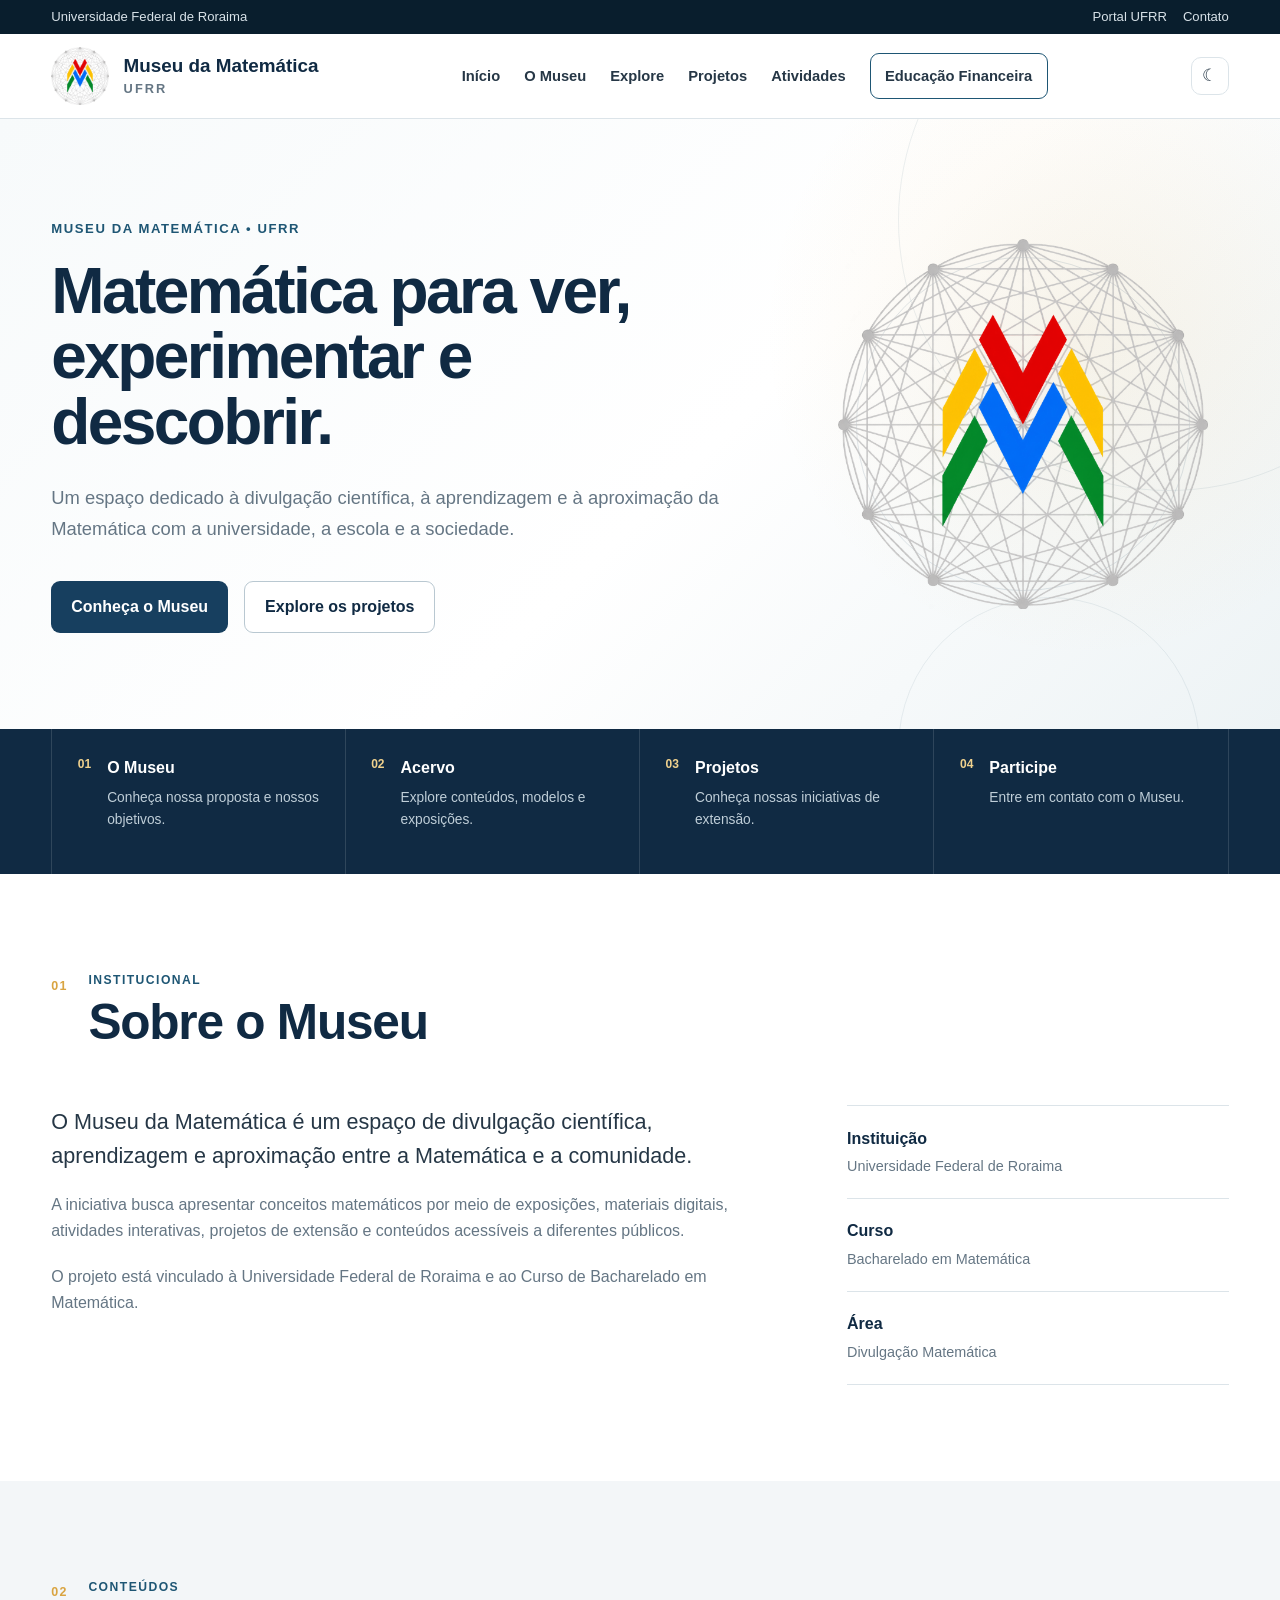
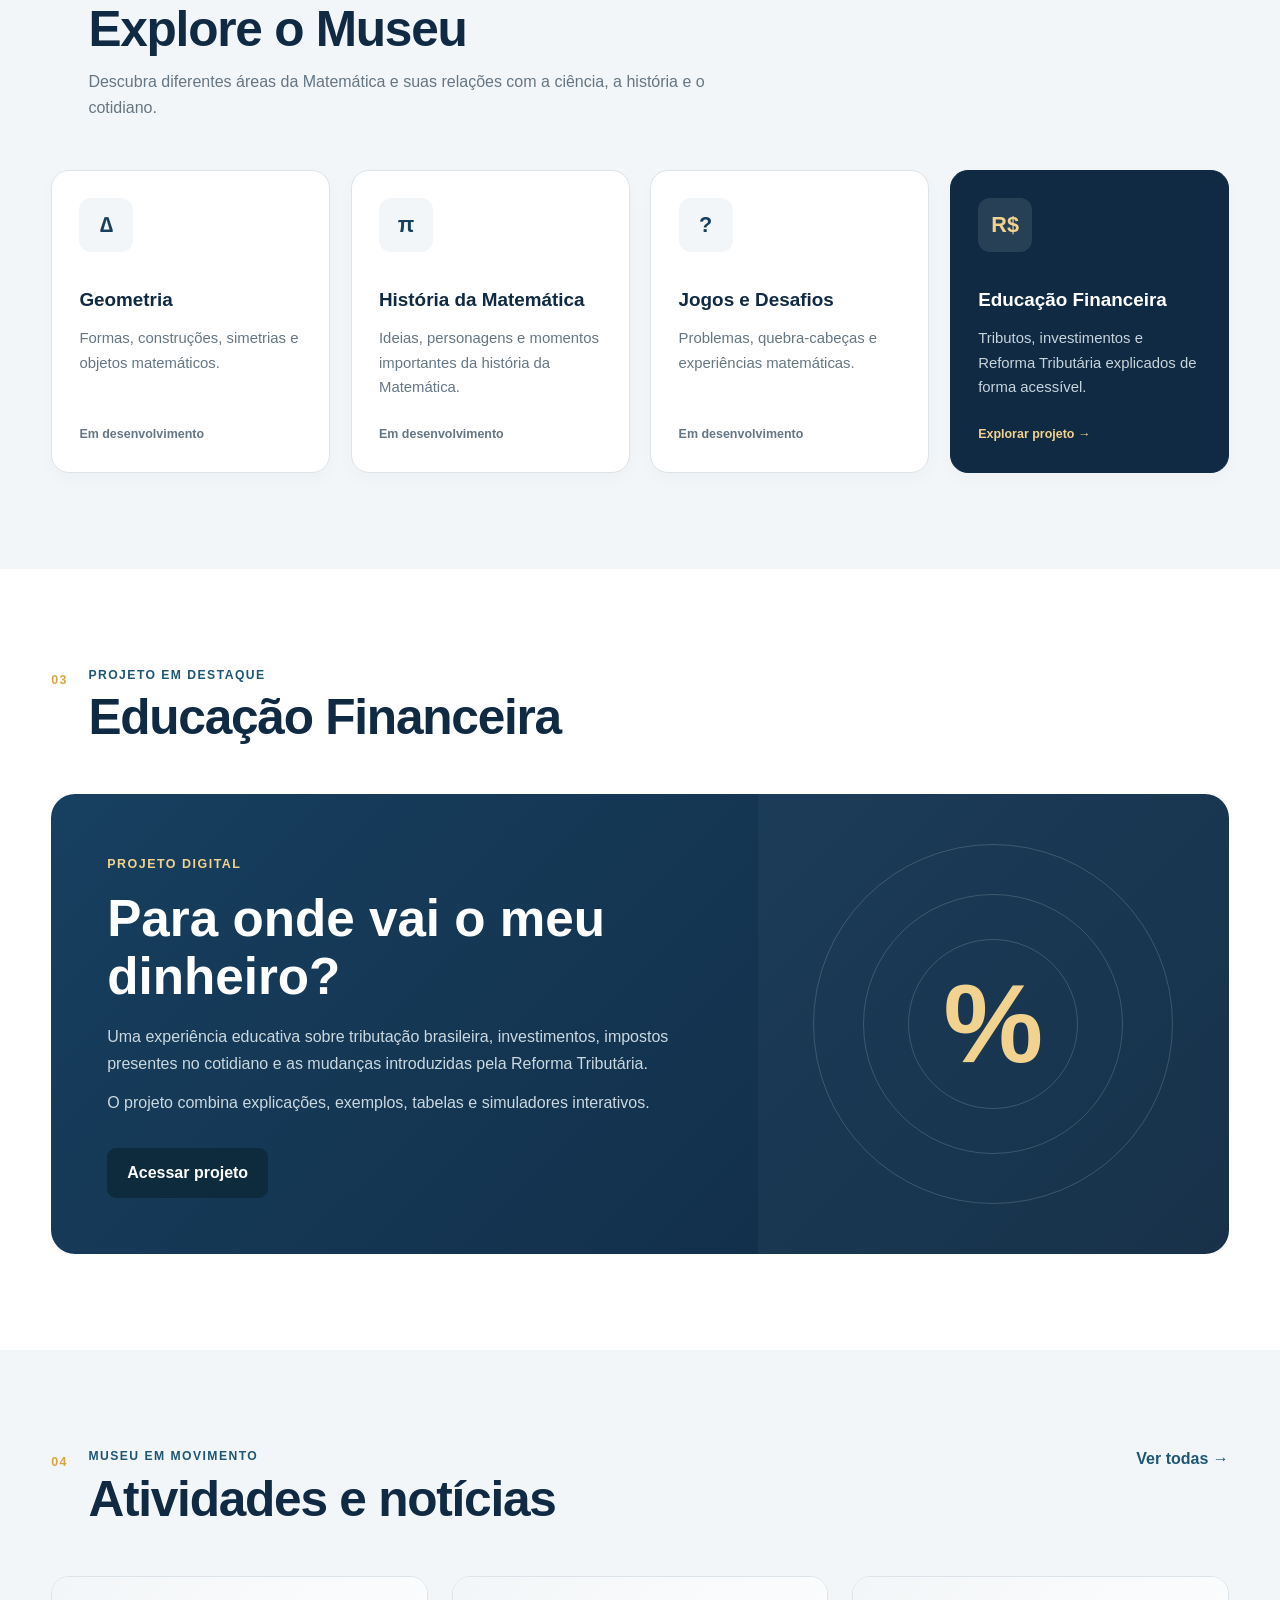
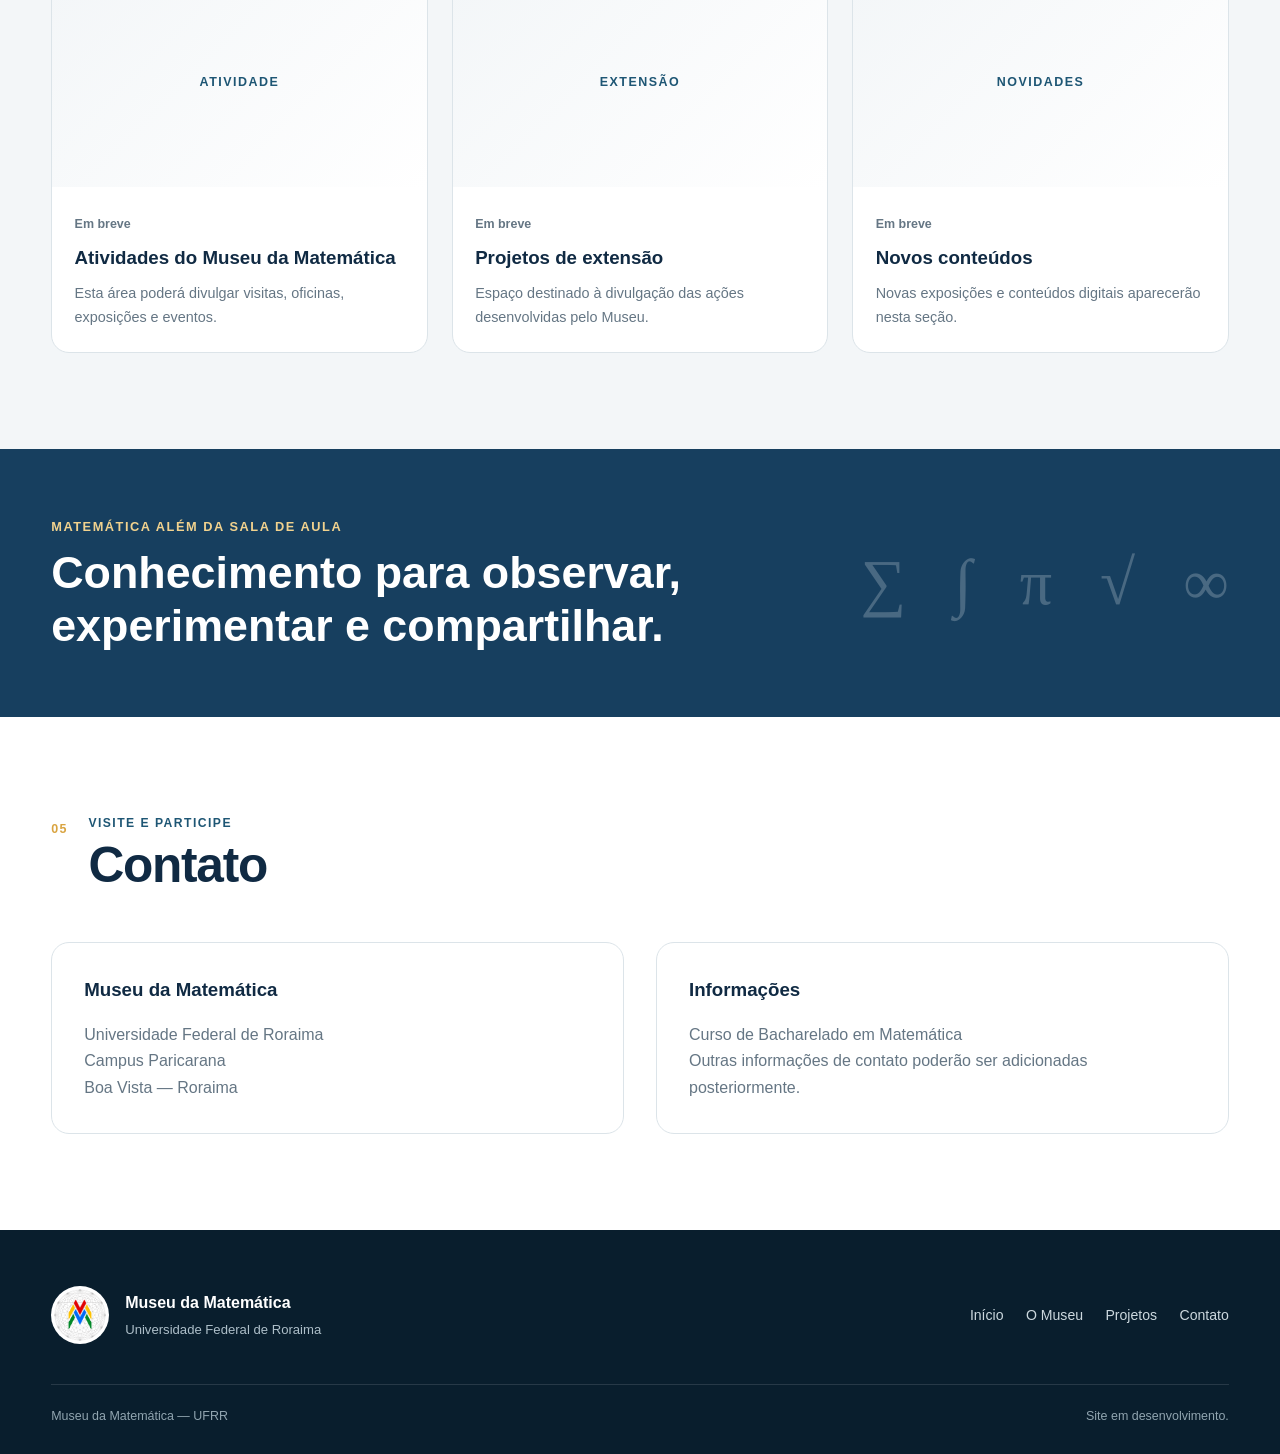
<file: index.html>
<!DOCTYPE html>
<html lang="pt-BR">
<head>
    <meta charset="UTF-8">

    <meta
        name="viewport"
        content="width=device-width, initial-scale=1.0"
    >

    <meta
        name="description"
        content="Museu da Matemática da Universidade Federal de Roraima."
    >

    <title>Museu da Matemática | UFRR</title>

    <link rel="stylesheet" href="style.css">
</head>

<script src="assets/theme.js"></script>
<script src="script.js"></script>

<body>

    <!-- =====================================================
         BARRA INSTITUCIONAL
    ====================================================== -->

    <div class="barra-institucional">
        <div class="container barra-institucional-conteudo">

            <span>
                Universidade Federal de Roraima
            </span>

            <div class="links-institucionais">
                <a href="https://ufrr.br/" target="_blank" rel="noopener">
                    Portal UFRR
                </a>

                <a href="#contato">
                    Contato
                </a>
            </div>

        </div>
    </div>


    <!-- =====================================================
         CABEÇALHO
    ====================================================== -->

        <header class="cabecalho">
    
        <div class="container cabecalho-conteudo">
    
            <a href="#inicio" class="marca">
    
                <img
                    src="assets/logo-museu.png"
                    alt="Logo do Museu da Matemática"
                    class="logo-museu"
                >
    
                <div class="marca-texto">
                    <strong>Museu da Matemática</strong>
                    <span>UFRR</span>
                </div>
    
            </a>
    
            <nav
                class="menu"
                id="menu-principal"
                aria-label="Menu principal"
            >
                <a href="#inicio">Início</a>
                <a href="#sobre">O Museu</a>
                <a href="#explore">Explore</a>
                <a href="#projetos">Projetos</a>
                <a href="#atividades">Atividades</a>
    
                <a
                    href="educacao-financeira/index.html"
                    class="menu-destaque"
                >
                    Educação Financeira
                </a>
            </nav>
    
            <div class="preferencias-site">
    
                <button
                    id="alternar-tema"
                    class="botao-preferencia"
                    aria-label="Ativar tema escuro"
                    title="Ativar tema escuro"
                >
                    ☾
                </button>
    
            </div>
    
            <button
                class="botao-menu"
                id="botao-menu"
                aria-label="Abrir menu"
                aria-expanded="false"
                aria-controls="menu-principal"
            >
                ☰
            </button>
    
        </div>
    
    </header>


    <main>

        <!-- =================================================
             HERO
        ================================================== -->

        <section
            class="hero"
            id="inicio"
        >

            <div class="container hero-conteudo">

                <div class="hero-texto">

                    <span class="etiqueta">
                        Museu da Matemática • UFRR
                    </span>

                    <h1>
                        Matemática para ver,
                        experimentar e descobrir.
                    </h1>

                    <p>
                        Um espaço dedicado à divulgação científica,
                        à aprendizagem e à aproximação da Matemática
                        com a universidade, a escola e a sociedade.
                    </p>

                    <div class="hero-botoes">

                        <a
                            href="#sobre"
                            class="botao botao-principal"
                        >
                            Conheça o Museu
                        </a>

                        <a
                            href="#explore"
                            class="botao botao-secundario"
                        >
                            Explore os projetos
                        </a>

                    </div>

                </div>


                <div class="hero-imagem">

                    <div class="logo-destaque">

                        <img
                            src="assets/logo-museu.png"
                            alt="Símbolo do Museu da Matemática"
                        >

                    </div>

                </div>

            </div>

        </section>


        <!-- =================================================
             ACESSOS RÁPIDOS
        ================================================== -->

        <section class="atalhos">

            <div class="container grade-atalhos">

                <a href="#sobre" class="atalho">

                    <span class="atalho-numero">01</span>

                    <div>
                        <h2>O Museu</h2>
                        <p>
                            Conheça nossa proposta e nossos objetivos.
                        </p>
                    </div>

                </a>


                <a href="#explore" class="atalho">

                    <span class="atalho-numero">02</span>

                    <div>
                        <h2>Acervo</h2>
                        <p>
                            Explore conteúdos, modelos e exposições.
                        </p>
                    </div>

                </a>


                <a href="#projetos" class="atalho">

                    <span class="atalho-numero">03</span>

                    <div>
                        <h2>Projetos</h2>
                        <p>
                            Conheça nossas iniciativas de extensão.
                        </p>
                    </div>

                </a>


                <a href="#contato" class="atalho">

                    <span class="atalho-numero">04</span>

                    <div>
                        <h2>Participe</h2>
                        <p>
                            Entre em contato com o Museu.
                        </p>
                    </div>

                </a>

            </div>

        </section>


        <!-- =================================================
             SOBRE
        ================================================== -->

        <section
            class="secao"
            id="sobre"
        >

            <div class="container">

                <div class="cabecalho-secao">

                    <span class="secao-indice">
                        01
                    </span>

                    <div>

                        <span class="secao-categoria">
                            Institucional
                        </span>

                        <h2>
                            Sobre o Museu
                        </h2>

                    </div>

                </div>


                <div class="sobre-grade">

                    <div class="sobre-texto">

                        <p class="texto-destaque">
                            O Museu da Matemática é um espaço de
                            divulgação científica, aprendizagem e
                            aproximação entre a Matemática e a comunidade.
                        </p>

                        <p>
                            A iniciativa busca apresentar conceitos
                            matemáticos por meio de exposições, materiais
                            digitais, atividades interativas, projetos de
                            extensão e conteúdos acessíveis a diferentes
                            públicos.
                        </p>

                        <p>
                            O projeto está vinculado à Universidade Federal
                            de Roraima e ao Curso de Bacharelado em
                            Matemática.
                        </p>

                    </div>


                    <aside class="sobre-informacoes">

                        <div class="informacao">

                            <strong>Instituição</strong>

                            <span>
                                Universidade Federal de Roraima
                            </span>

                        </div>

                        <div class="informacao">

                            <strong>Curso</strong>

                            <span>
                                Bacharelado em Matemática
                            </span>

                        </div>

                        <div class="informacao">

                            <strong>Área</strong>

                            <span>
                                Divulgação Matemática
                            </span>

                        </div>

                    </aside>

                </div>

            </div>

        </section>


        <!-- =================================================
             EXPLORE O MUSEU
        ================================================== -->

        <section
            class="secao secao-cinza"
            id="explore"
        >

            <div class="container">

                <div class="cabecalho-secao">

                    <span class="secao-indice">
                        02
                    </span>

                    <div>

                        <span class="secao-categoria">
                            Conteúdos
                        </span>

                        <h2>
                            Explore o Museu
                        </h2>

                        <p>
                            Descubra diferentes áreas da Matemática e suas
                            relações com a ciência, a história e o cotidiano.
                        </p>

                    </div>

                </div>


                <div class="grade-explore">

                    <article class="card-explore">

                        <span class="card-simbolo">
                            ∆
                        </span>

                        <h3>
                            Geometria
                        </h3>

                        <p>
                            Formas, construções, simetrias e objetos
                            matemáticos.
                        </p>

                        <span class="card-status">
                            Em desenvolvimento
                        </span>

                    </article>


                    <article class="card-explore">

                        <span class="card-simbolo">
                            π
                        </span>

                        <h3>
                            História da Matemática
                        </h3>

                        <p>
                            Ideias, personagens e momentos importantes
                            da história da Matemática.
                        </p>

                        <span class="card-status">
                            Em desenvolvimento
                        </span>

                    </article>


                    <article class="card-explore">

                        <span class="card-simbolo">
                            ?
                        </span>

                        <h3>
                            Jogos e Desafios
                        </h3>

                        <p>
                            Problemas, quebra-cabeças e experiências
                            matemáticas.
                        </p>

                        <span class="card-status">
                            Em desenvolvimento
                        </span>

                    </article>


                    <a
                        href="educacao-financeira/index.html"
                        class="card-explore card-explore-link"
                    >

                        <span class="card-simbolo">
                            R$
                        </span>

                        <h3>
                            Educação Financeira
                        </h3>

                        <p>
                            Tributos, investimentos e Reforma Tributária
                            explicados de forma acessível.
                        </p>

                        <span class="card-link-texto">
                            Explorar projeto →
                        </span>

                    </a>

                </div>

            </div>

        </section>


        <!-- =================================================
             PROJETO EM DESTAQUE
        ================================================== -->

        <section
            class="secao"
            id="projetos"
        >

            <div class="container">

                <div class="cabecalho-secao">

                    <span class="secao-indice">
                        03
                    </span>

                    <div>

                        <span class="secao-categoria">
                            Projeto em destaque
                        </span>

                        <h2>
                            Educação Financeira
                        </h2>

                    </div>

                </div>


                <div class="projeto-destaque">

                    <div class="projeto-conteudo">

                        <span class="projeto-etiqueta">
                            Projeto digital
                        </span>

                        <h3>
                            Para onde vai o meu dinheiro?
                        </h3>

                        <p>
                            Uma experiência educativa sobre tributação
                            brasileira, investimentos, impostos presentes
                            no cotidiano e as mudanças introduzidas pela
                            Reforma Tributária.
                        </p>

                        <p>
                            O projeto combina explicações, exemplos,
                            tabelas e simuladores interativos.
                        </p>

                        <a
                            href="educacao-financeira/index.html"
                            class="botao botao-escuro"
                        >
                            Acessar projeto
                        </a>

                    </div>


                    <div class="projeto-grafico">

                        <div class="grafico-circulo circulo-1"></div>
                        <div class="grafico-circulo circulo-2"></div>
                        <div class="grafico-circulo circulo-3"></div>

                        <span>
                            %
                        </span>

                    </div>

                </div>

            </div>

        </section>


        <!-- =================================================
             ATIVIDADES E NOTÍCIAS
        ================================================== -->

        <section
            class="secao secao-cinza"
            id="atividades"
        >

            <div class="container">

                <div class="cabecalho-secao cabecalho-secao-linha">

                    <div class="cabecalho-secao">

                        <span class="secao-indice">
                            04
                        </span>

                        <div>

                            <span class="secao-categoria">
                                Museu em movimento
                            </span>

                            <h2>
                                Atividades e notícias
                            </h2>

                        </div>

                    </div>


                    <a href="#" class="link-ver-todos">
                        Ver todas →
                    </a>

                </div>


                <div class="grade-noticias">

                    <article class="noticia">

                        <div class="noticia-imagem placeholder-imagem">
                            <span>Atividade</span>
                        </div>

                        <div class="noticia-conteudo">

                            <span class="noticia-data">
                                Em breve
                            </span>

                            <h3>
                                Atividades do Museu da Matemática
                            </h3>

                            <p>
                                Esta área poderá divulgar visitas,
                                oficinas, exposições e eventos.
                            </p>

                        </div>

                    </article>


                    <article class="noticia">

                        <div class="noticia-imagem placeholder-imagem">
                            <span>Extensão</span>
                        </div>

                        <div class="noticia-conteudo">

                            <span class="noticia-data">
                                Em breve
                            </span>

                            <h3>
                                Projetos de extensão
                            </h3>

                            <p>
                                Espaço destinado à divulgação das ações
                                desenvolvidas pelo Museu.
                            </p>

                        </div>

                    </article>


                    <article class="noticia">

                        <div class="noticia-imagem placeholder-imagem">
                            <span>Novidades</span>
                        </div>

                        <div class="noticia-conteudo">

                            <span class="noticia-data">
                                Em breve
                            </span>

                            <h3>
                                Novos conteúdos
                            </h3>

                            <p>
                                Novas exposições e conteúdos digitais
                                aparecerão nesta seção.
                            </p>

                        </div>

                    </article>

                </div>

            </div>

        </section>


        <!-- =================================================
             FAIXA
        ================================================== -->

        <section class="faixa-matematica">

            <div class="container faixa-conteudo">

                <div>

                    <span>
                        Matemática além da sala de aula
                    </span>

                    <h2>
                        Conhecimento para observar,
                        experimentar e compartilhar.
                    </h2>

                </div>

                <div class="formula-decorativa">
                    ∑ &nbsp; ∫ &nbsp; π &nbsp; √ &nbsp; ∞
                </div>

            </div>

        </section>


        <!-- =================================================
             CONTATO
        ================================================== -->

        <section
            class="secao"
            id="contato"
        >

            <div class="container">

                <div class="cabecalho-secao">

                    <span class="secao-indice">
                        05
                    </span>

                    <div>

                        <span class="secao-categoria">
                            Visite e participe
                        </span>

                        <h2>
                            Contato
                        </h2>

                    </div>

                </div>


                <div class="contato-grade">

                    <div class="contato-bloco">

                        <h3>
                            Museu da Matemática
                        </h3>

                        <p>
                            Universidade Federal de Roraima
                        </p>

                        <p>
                            Campus Paricarana
                        </p>

                        <p>
                            Boa Vista — Roraima
                        </p>

                    </div>


                    <div class="contato-bloco">

                        <h3>
                            Informações
                        </h3>

                        <p>
                            Curso de Bacharelado em Matemática
                        </p>

                        <p>
                            Outras informações de contato poderão ser
                            adicionadas posteriormente.
                        </p>

                    </div>

                </div>

            </div>

        </section>

    </main>


    <!-- =====================================================
         RODAPÉ
    ====================================================== -->

    <footer class="rodape">

        <div class="container rodape-conteudo">

            <div class="rodape-marca">

                <img
                    src="assets/logo-museu.png"
                    alt=""
                >

                <div>
                    <strong>
                        Museu da Matemática
                    </strong>

                    <span>
                        Universidade Federal de Roraima
                    </span>
                </div>

            </div>


            <div class="rodape-links">

                <a href="#inicio">
                    Início
                </a>

                <a href="#sobre">
                    O Museu
                </a>

                <a href="#projetos">
                    Projetos
                </a>

                <a href="#contato">
                    Contato
                </a>

            </div>

        </div>


        <div class="container rodape-final">

            <p>
                Museu da Matemática — UFRR
            </p>

            <p>
                Site em desenvolvimento.
            </p>

        </div>

    </footer>


    <script src="script.js"></script>

</body>
</html>
</file>
<file: style.css>
/* ============================================================
   CONFIGURAÇÕES GERAIS
============================================================ */

* {
    margin: 0;
    padding: 0;
    box-sizing: border-box;
}

html {
    scroll-behavior: smooth;
}

:root {
    --azul-900: #102a43;
    --azul-800: #173f5f;
    --azul-700: #1e5674;

    --dourado: #d9a441;
    --dourado-claro: #f1d28e;

    --texto: #263746;
    --texto-secundario: #657684;

    --fundo: #ffffff;
    --fundo-cinza: #f3f6f8;

    --borda: #dce4e9;

    --branco: #ffffff;
   
    --sombra:
        0 14px 35px rgba(24, 47, 66, 0.08);

    --raio: 18px;

    --largura:
        1180px;
}

[data-theme="dark"] {
    color-scheme: dark;

    --azul-900: #e6eef4;
    --azul-800: #9ec5dd;
    --azul-700: #79b3d1;

    --texto: #e3e9ed;
    --texto-secundario: #aab9c3;

    --fundo: #101820;
    --fundo-cinza: #17222b;

    --borda: #2b3a45;

    --branco: #17222b;

    --sombra:
        0 14px 35px rgba(0, 0, 0, 0.28);
}


body {
    font-family:
        Inter,
        "Segoe UI",
        Arial,
        Helvetica,
        sans-serif;

    color: var(--texto);
    background: var(--fundo);

    line-height: 1.65;

    -webkit-font-smoothing: antialiased;
}

img {
    max-width: 100%;
    display: block;
}

a {
    color: inherit;
}

.container {
    width: min(var(--largura), 92%);
    margin-inline: auto;
}


/* ============================================================
   BARRA INSTITUCIONAL
============================================================ */

.barra-institucional {
    background: #091e2d;
    color: #d8e2e8;
    font-size: 0.82rem;
}

.barra-institucional-conteudo {
    min-height: 34px;

    display: flex;
    align-items: center;
    justify-content: space-between;

    gap: 1rem;
}

.links-institucionais {
    display: flex;
    gap: 1rem;
}

.links-institucionais a {
    color: #d8e2e8;
    text-decoration: none;
}

.links-institucionais a:hover {
    color: white;
}



/* ============================================================
   CONTROLE DE TEMA
============================================================ */

.preferencias-site {
    display: flex;
    align-items: center;
    flex-shrink: 0;
}

.botao-preferencia {
    width: 38px;
    height: 38px;

    display: inline-flex;
    align-items: center;
    justify-content: center;

    border: 1px solid var(--borda);
    border-radius: 10px;

    background: var(--branco);
    color: var(--texto);

    font-size: 1.05rem;
    line-height: 1;

    cursor: pointer;

    transition:
        background 0.2s,
        color 0.2s,
        border-color 0.2s,
        transform 0.2s;
}

.botao-preferencia:hover {
    transform: translateY(-1px);
    border-color: var(--azul-700);
}

.botao-preferencia:focus-visible {
    outline: 3px solid rgba(217, 164, 65, 0.35);
    outline-offset: 2px;
}

/* ============================================================
   CABEÇALHO
============================================================ */

.cabecalho {
    position: sticky;
    top: 0;

    z-index: 1000;

    background:
        rgba(255, 255, 255, 0.96);

    backdrop-filter:
        blur(12px);

    border-bottom:
        1px solid var(--borda);
}

.cabecalho-conteudo {
    min-height: 84px;

    display: flex;
    align-items: center;
    justify-content: space-between;

    gap: 2rem;
}

.marca {
    display: flex;
    align-items: center;

    gap: 0.9rem;

    text-decoration: none;
}

.logo-museu {
    width: 58px;
    height: 58px;

    object-fit: contain;
}

.marca-texto {
    display: flex;
    flex-direction: column;

    line-height: 1.2;
}

.marca-texto strong {
    color: var(--azul-900);

    font-size: 1.18rem;
}

.marca-texto span {
    color: var(--texto-secundario);

    margin-top: 0.2rem;

    font-size: 0.8rem;

    letter-spacing: 0.16em;

    font-weight: 700;
}

.menu {
    display: flex;
    align-items: center;

    gap: 1.5rem;
}

.menu a {
    text-decoration: none;

    font-size: 0.92rem;

    font-weight: 600;

    color: var(--texto);

    transition: 0.2s;
}

.menu a:hover {
    color: var(--azul-700);
}

.menu-destaque {
    padding: 0.62rem 0.9rem;

    border:
        1px solid var(--azul-700);

    border-radius:
        9px;
}

.menu-destaque:hover {
    background: var(--azul-700);

    color: white !important;
}

.botao-menu {
    display: none;

    border: 0;

    background: transparent;

    font-size: 1.6rem;

    cursor: pointer;

    color: var(--azul-900);
}


/* ============================================================
   HERO
============================================================ */

.hero {
    overflow: hidden;

    position: relative;

    min-height: 610px;

    display: flex;
    align-items: center;

    background:
        radial-gradient(
            circle at 85% 35%,
            rgba(217, 164, 65, 0.10),
            transparent 28%
        ),
        linear-gradient(
            135deg,
            #f7fafb 0%,
            #ffffff 55%,
            #edf3f5 100%
        );
}

.hero::before {
    content: "";

    position: absolute;

    width: 540px;
    height: 540px;

    border:
        1px solid rgba(23, 63, 95, 0.08);

    border-radius:
        50%;

    right: -160px;
    top: -170px;
}

.hero::after {
    content: "";

    position: absolute;

    width: 300px;
    height: 300px;

    border:
        1px solid rgba(23, 63, 95, 0.08);

    border-radius:
        50%;

    right: 80px;
    bottom: -170px;
}

.hero-conteudo {
    position: relative;

    z-index: 2;

    display: grid;

    grid-template-columns:
        1.25fr 0.75fr;

    gap: 5rem;

    align-items: center;

    padding:
        5rem 0;
}

.etiqueta {
    display: inline-block;

    margin-bottom: 1.2rem;

    color: var(--azul-700);

    font-size: 0.82rem;

    font-weight: 700;

    text-transform: uppercase;

    letter-spacing: 0.12em;
}

.hero h1 {
    max-width: 760px;

    color: var(--azul-900);

    font-size:
        clamp(2.7rem, 5vw, 4.7rem);

    line-height: 1.03;

    letter-spacing: -0.04em;
}

.hero-texto > p {
    max-width: 680px;

    margin-top: 1.7rem;

    color: var(--texto-secundario);

    font-size: 1.15rem;
}

.hero-botoes {
    margin-top: 2.3rem;

    display: flex;

    flex-wrap: wrap;

    gap: 1rem;
}


/* ============================================================
   BOTÕES
============================================================ */

.botao {
    display: inline-flex;

    align-items: center;

    justify-content: center;

    min-height: 46px;

    padding:
        0.75rem 1.25rem;

    border-radius:
        9px;

    text-decoration: none;

    font-weight: 700;

    transition:
        transform 0.2s,
        background 0.2s;
}

.botao:hover {
    transform:
        translateY(-2px);
}

.botao-principal {
    background: var(--azul-800);

    color: white;
}

.botao-principal:hover {
    background: var(--azul-900);
}

.botao-secundario {
    border:
        1px solid #b9c8d1;

    color: var(--azul-900);

    background: var(--branco);
}

.botao-escuro {
    margin-top: 1.2rem;

    background: #0e2b3d;

    color: white;
}


/* ============================================================
   LOGO NO HERO
============================================================ */

.hero-imagem {
    display: flex;

    justify-content: center;

    align-items: center;
}

.logo-destaque {
    width:
        min(380px, 90%);

    aspect-ratio:
        1 / 1;

    display: flex;

    align-items: center;

    justify-content: center;

    border-radius: 50%;

    position: relative;
}

.logo-destaque::before {
    content: "";

    position: absolute;

    inset: 5%;

    border:
        1px solid rgba(23, 63, 95, 0.12);

    border-radius:
        50%;
}

.logo-destaque img {
    position: relative;

    z-index: 2;

    width: 100%;

    object-fit: contain;
}


/* ============================================================
   ATALHOS
============================================================ */

.atalhos {
    background: var(--azul-900);
}

.grade-atalhos {
    display: grid;

    grid-template-columns:
        repeat(4, 1fr);
}

.atalho {
    min-height: 145px;

    padding:
        1.6rem;

    display: flex;

    align-items: flex-start;

    gap: 1rem;

    text-decoration: none;

    color: white;

    border-right:
        1px solid rgba(255, 255, 255, 0.13);

    transition:
        background 0.2s;
}

.atalho:first-child {
    border-left:
        1px solid rgba(255, 255, 255, 0.13);
}

.atalho:hover {
    background:
        rgba(255, 255, 255, 0.06);
}

.atalho-numero {
    color: var(--dourado-claro);

    font-size: 0.75rem;

    font-weight: 700;
}

.atalho h2 {
    font-size: 1rem;

    margin-bottom: 0.35rem;
}

.atalho p {
    color: #bfced8;

    font-size: 0.86rem;
}


/* ============================================================
   SEÇÕES
============================================================ */

.secao {
    padding:
        6rem 0;
}

.secao-cinza {
    background:
        var(--fundo-cinza);
}

.cabecalho-secao {
    display: flex;

    align-items: flex-start;

    gap: 1.3rem;
}

.cabecalho-secao-linha {
    justify-content:
        space-between;
}

.secao-indice {
    color: var(--dourado);

    font-size: 0.78rem;

    font-weight: 800;

    letter-spacing: 0.1em;

    padding-top: 0.35rem;
}

.secao-categoria {
    display: block;

    margin-bottom: 0.25rem;

    color: var(--azul-700);

    font-size: 0.76rem;

    font-weight: 800;

    text-transform: uppercase;

    letter-spacing: 0.12em;
}

.cabecalho-secao h2 {
    color: var(--azul-900);

    font-size:
        clamp(2rem, 4vw, 3.1rem);

    line-height: 1.15;

    letter-spacing:
        -0.025em;
}

.cabecalho-secao p {
    max-width: 670px;

    margin-top: 0.7rem;

    color: var(--texto-secundario);
}


/* ============================================================
   SOBRE
============================================================ */

.sobre-grade {
    display: grid;

    grid-template-columns:
        1.5fr 0.8fr;

    gap: 5rem;

    margin-top: 3.4rem;
}

.sobre-texto {
    max-width: 760px;
}

.sobre-texto p {
    margin-bottom: 1.2rem;

    color: var(--texto-secundario);
}

.sobre-texto .texto-destaque {
    color: var(--texto);

    font-size: 1.35rem;

    line-height: 1.55;
}

.sobre-informacoes {
    border-top:
        1px solid var(--borda);
}

.informacao {
    padding:
        1.2rem 0;

    display: flex;

    flex-direction: column;

    gap: 0.2rem;

    border-bottom:
        1px solid var(--borda);
}

.informacao strong {
    color: var(--azul-900);
}

.informacao span {
    color: var(--texto-secundario);

    font-size: 0.9rem;
}


/* ============================================================
   EXPLORE
============================================================ */

.grade-explore {
    margin-top: 3rem;

    display: grid;

    grid-template-columns:
        repeat(4, 1fr);

    gap: 1.3rem;
}

.card-explore {
    min-height: 300px;

    padding: 1.7rem;

    display: flex;

    flex-direction: column;

    background: var(--branco);

    border:
        1px solid var(--borda);

    border-radius:
        var(--raio);

    box-shadow:
        0 7px 18px rgba(0, 0, 0, 0.025);

    transition:
        transform 0.25s,
        box-shadow 0.25s,
        border-color 0.25s;
}

.card-explore:hover {
    transform:
        translateY(-5px);

    box-shadow:
        var(--sombra);

    border-color:
        #c3d0d8;
}

.card-explore-link {
    text-decoration: none;

    background:
        var(--azul-900);

    color: white;

    border-color:
        var(--azul-900);
}

.card-simbolo {
    width: 54px;
    height: 54px;

    display: flex;

    align-items: center;

    justify-content: center;

    margin-bottom: 2rem;

    border-radius:
        12px;

    background:
        var(--fundo-cinza);

    color: var(--azul-800);

    font-size: 1.35rem;

    font-weight: 800;
}

.card-explore-link .card-simbolo {
    background:
        rgba(255, 255, 255, 0.1);

    color:
        var(--dourado-claro);
}

.card-explore h3 {
    color: var(--azul-900);

    margin-bottom: 0.7rem;

    font-size: 1.18rem;
}

.card-explore-link h3 {
    color: white;
}

.card-explore p {
    color: var(--texto-secundario);

    font-size: 0.93rem;
}

.card-explore-link p {
    color: #c7d4dc;
}

.card-status,
.card-link-texto {
    margin-top: auto;

    padding-top: 1.5rem;

    font-size: 0.78rem;

    font-weight: 700;
}

.card-status {
    color: var(--texto-secundario);
}

.card-link-texto {
    color:
        var(--dourado-claro);
}


/* ============================================================
   PROJETO DESTAQUE
============================================================ */

.projeto-destaque {
    margin-top: 3rem;

    min-height: 390px;

    display: grid;

    grid-template-columns:
        1.2fr 0.8fr;

    overflow: hidden;

    border-radius:
        24px;

    background:
        linear-gradient(
            135deg,
            #173f5f,
            #102a43
        );

    color: white;
}

.projeto-conteudo {
    padding:
        3.5rem;
}

.projeto-etiqueta {
    display: inline-block;

    margin-bottom: 1rem;

    color:
        var(--dourado-claro);

    font-size: 0.78rem;

    text-transform:
        uppercase;

    letter-spacing:
        0.12em;

    font-weight: 800;
}

.projeto-destaque h3 {
    max-width: 620px;

    margin-bottom: 1.2rem;

    font-size:
        clamp(2rem, 4vw, 3.2rem);

    line-height: 1.12;
}

.projeto-destaque p {
    max-width: 650px;

    margin-bottom: 0.8rem;

    color:
        #cbd8df;
}

.projeto-grafico {
    min-height: 100%;

    position: relative;

    display: flex;

    align-items: center;

    justify-content: center;

    overflow: hidden;

    background:
        rgba(255, 255, 255, 0.03);
}

.projeto-grafico span {
    position: relative;

    z-index: 3;

    font-size: 7rem;

    font-weight: 700;

    color:
        var(--dourado-claro);
}

.grafico-circulo {
    position: absolute;

    border:
        1px solid rgba(255, 255, 255, 0.16);

    border-radius:
        50%;
}

.circulo-1 {
    width: 170px;
    height: 170px;
}

.circulo-2 {
    width: 260px;
    height: 260px;
}

.circulo-3 {
    width: 360px;
    height: 360px;
}


/* ============================================================
   NOTÍCIAS
============================================================ */

.link-ver-todos {
    color: var(--azul-700);

    font-weight: 700;

    text-decoration: none;
}

.grade-noticias {
    margin-top: 3rem;

    display: grid;

    grid-template-columns:
        repeat(3, 1fr);

    gap: 1.5rem;
}

.noticia {
    overflow: hidden;

    background: var(--branco);

    border:
        1px solid var(--borda);

    border-radius:
        var(--raio);
}

.noticia-imagem {
    aspect-ratio:
        16 / 9;
}

.placeholder-imagem {
    display: flex;

    align-items: center;

    justify-content: center;

    background:
        linear-gradient(
            135deg,
            var(--fundo-cinza),
            var(--branco)
        );

    color: var(--azul-700);

    font-weight: 800;

    text-transform: uppercase;

    letter-spacing:
        0.12em;

    font-size: 0.78rem;
}

.noticia-conteudo {
    padding: 1.4rem;
}

.noticia-data {
    display: inline-block;

    margin-bottom: 0.7rem;

    color: var(--texto-secundario);

    font-size: 0.78rem;

    font-weight: 700;
}

.noticia h3 {
    margin-bottom: 0.7rem;

    color: var(--azul-900);

    line-height: 1.35;
}

.noticia p {
    color: var(--texto-secundario);

    font-size: 0.9rem;
}


/* ============================================================
   FAIXA MATEMÁTICA
============================================================ */

.faixa-matematica {
    padding:
        4rem 0;

    background:
        var(--azul-800);

    color: white;
}

.faixa-conteudo {
    display: flex;

    align-items: center;

    justify-content: space-between;

    gap: 3rem;
}

.faixa-matematica span {
    color:
        var(--dourado-claro);

    font-size: 0.8rem;

    text-transform: uppercase;

    letter-spacing: 0.12em;

    font-weight: 800;
}

.faixa-matematica h2 {
    max-width: 730px;

    margin-top: 0.4rem;

    font-size:
        clamp(1.7rem, 4vw, 2.8rem);

    line-height: 1.2;
}

.formula-decorativa {
    white-space: nowrap;

    color:
        rgba(255, 255, 255, 0.22);

    font-family:
        Georgia, serif;

    font-size:
        clamp(2rem, 5vw, 4rem);
}


/* ============================================================
   CONTATO
============================================================ */

.contato-grade {
    margin-top: 3rem;

    display: grid;

    grid-template-columns:
        repeat(2, 1fr);

    gap: 2rem;
}

.contato-bloco {
    padding:
        2rem;

    border:
        1px solid var(--borda);

    border-radius:
        var(--raio);
}

.contato-bloco h3 {
    margin-bottom: 1rem;

    color: var(--azul-900);
}

.contato-bloco p {
    color: var(--texto-secundario);
}


/* ============================================================
   RODAPÉ
============================================================ */

.rodape {
    padding:
        3.5rem 0 1.7rem;

    background:
        #091e2d;

    color: white;
}

.rodape-conteudo {
    display: flex;

    align-items: center;

    justify-content: space-between;

    gap: 2rem;
}

.rodape-marca {
    display: flex;

    align-items: center;

    gap: 1rem;
}

.rodape-marca img {
    width: 58px;
    height: 58px;

    padding: 0.2rem;

    background: var(--branco);

    border-radius: 50%;

    object-fit: contain;
}

.rodape-marca div {
    display: flex;

    flex-direction: column;
}

.rodape-marca span {
    margin-top: 0.2rem;

    color: #aebfc9;

    font-size: 0.82rem;
}

.rodape-links {
    display: flex;

    gap: 1.4rem;
}

.rodape-links a {
    color: #ccd8de;

    text-decoration: none;

    font-size: 0.88rem;
}

.rodape-links a:hover {
    color: white;
}

.rodape-final {
    margin-top: 2.5rem;

    padding-top: 1.3rem;

    display: flex;

    justify-content: space-between;

    border-top:
        1px solid rgba(255, 255, 255, 0.12);

    color: #91a5b0;

    font-size: 0.78rem;
}



/* ============================================================
   AJUSTES ESPECÍFICOS DO TEMA ESCURO
============================================================ */

[data-theme="dark"] .cabecalho {
    background: rgba(16, 24, 32, 0.96);
}

[data-theme="dark"] .hero {
    background:
        radial-gradient(
            circle at 85% 35%,
            rgba(217, 164, 65, 0.10),
            transparent 28%
        ),
        linear-gradient(
            135deg,
            #101820 0%,
            #121d26 55%,
            #17222b 100%
        );
}

[data-theme="dark"] .hero::before,
[data-theme="dark"] .hero::after {
    border-color: rgba(230, 238, 244, 0.09);
}

[data-theme="dark"] .atalhos,
[data-theme="dark"] .card-explore-link {
    background: #102a43;
}

[data-theme="dark"] .card-explore-link {
    border-color: #29485f;
}

[data-theme="dark"] .botao-principal {
    background: #173f5f;
    color: #ffffff;
}

[data-theme="dark"] .botao-principal:hover {
    background: #102a43;
}

[data-theme="dark"] .menu-destaque:hover {
    background: #173f5f;
    color: #ffffff !important;
}

[data-theme="dark"] .faixa-matematica {
    background: #173f5f;
    color: #ffffff;
}

[data-theme="dark"] .menu {
    background: var(--branco);
}

[data-theme="dark"] .botao-secundario {
    border-color: var(--borda);
    background: var(--branco);
    color: var(--texto);
}

[data-theme="dark"] .card-explore-link h3 {
    color: #ffffff;
}

[data-theme="dark"] .placeholder-imagem {
    background:
        linear-gradient(
            135deg,
            #1b2a34,
            #243540
        );
}

[data-theme="dark"] .rodape-marca img {
    background: #ffffff;
}

/* ============================================================
   RESPONSIVIDADE
============================================================ */

@media (max-width: 1000px) {

    .hero-conteudo {
        grid-template-columns:
            1fr 0.65fr;

        gap: 2rem;
    }

    .grade-explore {
        grid-template-columns:
            repeat(2, 1fr);
    }

    .grade-atalhos {
        grid-template-columns:
            repeat(2, 1fr);
    }

    .grade-noticias {
        grid-template-columns:
            repeat(2, 1fr);
    }

    .noticia:last-child {
        grid-column:
            1 / -1;
    }

}


@media (max-width: 820px) {


    .botao-menu {
        display: block;
    }

    .menu {
        display: none;

        position: absolute;

        top: 84px;
        left: 0;

        width: 100%;

        padding: 1.2rem 4%;

        flex-direction: column;

        align-items: stretch;

        gap: 0;

        background: var(--branco);

        border-bottom:
            1px solid var(--borda);

        box-shadow:
            0 15px 25px rgba(0, 0, 0, 0.06);
    }

    .menu.ativo {
        display: flex;
    }

    .menu a {
        padding:
            0.8rem 0;

        border-bottom:
            1px solid var(--borda);
    }

    .menu-destaque {
        border: 0;

        border-radius: 0;
    }

    .hero {
        min-height: auto;
    }

    .hero-conteudo {
        grid-template-columns:
            1fr;

        text-align: center;

        padding:
            4rem 0;
    }

    .hero-texto > p {
        margin-left: auto;

        margin-right: auto;
    }

    .hero-botoes {
        justify-content: center;
    }

    .hero-imagem {
        order: -1;
    }

    .logo-destaque {
        width: 250px;
    }

    .sobre-grade,
    .projeto-destaque {
        grid-template-columns:
            1fr;
    }

    .projeto-grafico {
        min-height: 300px;
    }

    .contato-grade {
        grid-template-columns:
            1fr;
    }

    .faixa-conteudo {
        flex-direction: column;

        align-items: flex-start;
    }

}


@media (max-width: 620px) {


    .barra-institucional-conteudo {
        justify-content: center;
    }

    .links-institucionais {
        display: none;
    }

    .marca-texto strong {
        font-size: 1rem;
    }

    .logo-museu {
        width: 50px;
        height: 50px;
    }

    .grade-atalhos,
    .grade-explore,
    .grade-noticias {
        grid-template-columns:
            1fr;
    }

    .noticia:last-child {
        grid-column:
            auto;
    }

    .sobre-grade {
        gap: 2rem;
    }

    .projeto-conteudo {
        padding:
            2rem;
    }

    .secao {
        padding:
            4.5rem 0;
    }

    .cabecalho-secao-linha {
        flex-direction: column;
    }

    .rodape-conteudo,
    .rodape-final {
        flex-direction: column;

        align-items: flex-start;
    }

    .rodape-links {
        flex-wrap: wrap;
    }

}
</file>
